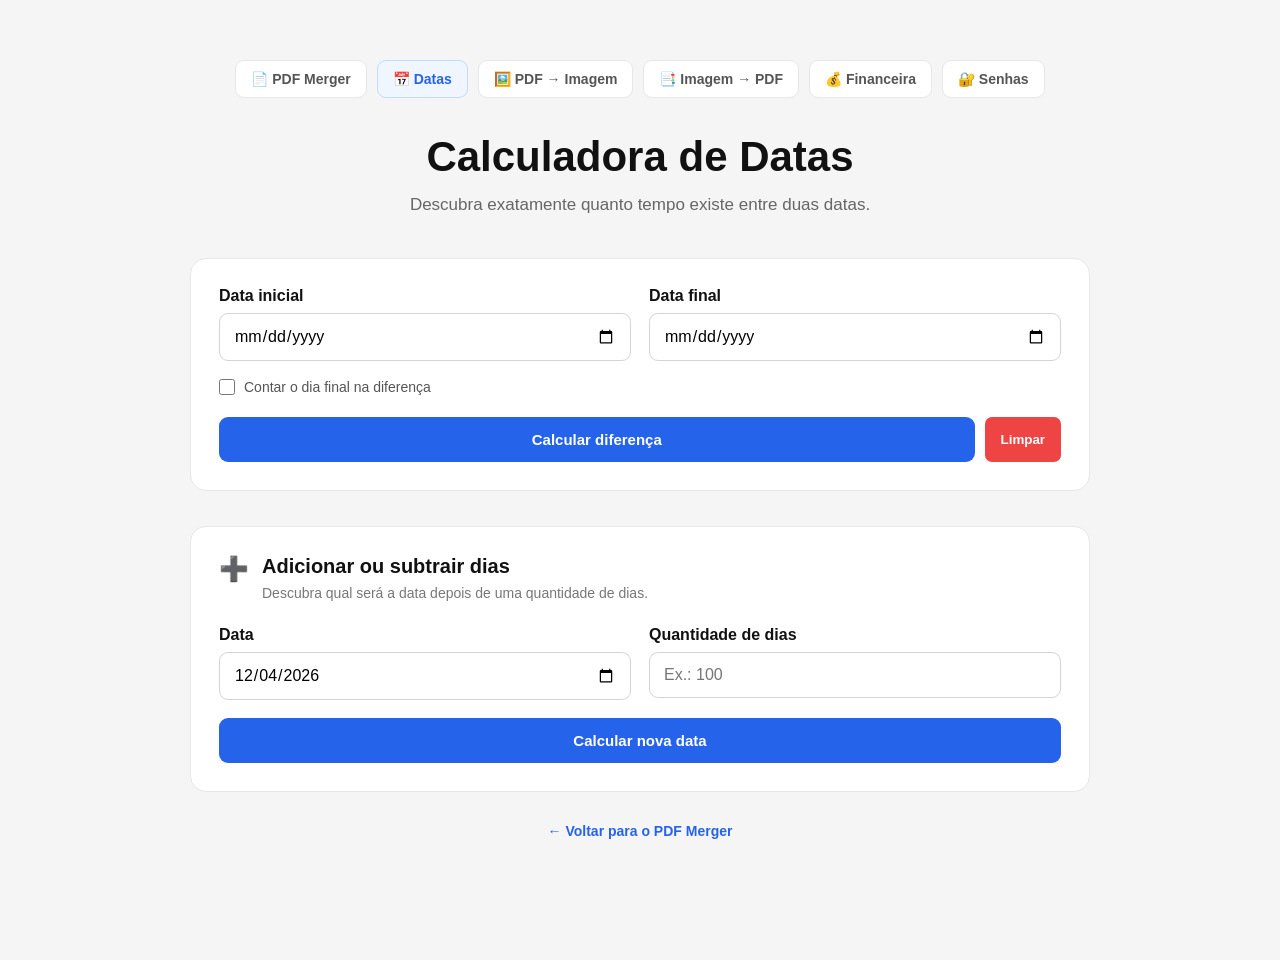
<file: date-calculator.html>
<!DOCTYPE html>
<html lang="pt-BR">
<head>
    <meta charset="UTF-8"><meta name="viewport" content="width=device-width, initial-scale=1.0">
    <title>Calculadora de Datas</title>
    <link rel="stylesheet" href="css/styles.css"><link rel="stylesheet" href="css/tools.css"><link rel="stylesheet" href="css/date-calculator.css">
</head>
<body>
<main class="container date-container">
    <nav class="tool-nav" aria-label="Ferramentas">
        <a href="index.html" class="tool-link">📄 PDF Merger</a><a href="date-calculator.html" class="tool-link active">📅 Datas</a><a href="pdf-to-image.html" class="tool-link">🖼️ PDF → Imagem</a><a href="image-to-pdf.html" class="tool-link">📑 Imagem → PDF</a><a href="financial-calculator.html" class="tool-link">💰 Financeira</a><a href="password-generator.html" class="tool-link">🔐 Senhas</a>
    </nav>
    <header><h1>Calculadora de Datas</h1><p class="tool-description">Descubra exatamente quanto tempo existe entre duas datas.</p></header>
    <section class="date-card">
        <div class="date-inputs"><div class="date-field"><label for="startDate">Data inicial</label><input type="date" id="startDate"></div><div class="date-field"><label for="endDate">Data final</label><input type="date" id="endDate"></div></div>
        <div class="date-options"><label class="checkbox-label"><input type="checkbox" id="includeEndDate"><span>Contar o dia final na diferença</span></label></div>
        <div class="date-actions"><button id="calculateButton" class="calculate-button">Calcular diferença</button><button id="clearButton" class="date-clear-button">Limpar</button></div>
    </section>
    <section id="resultArea" class="date-results hidden" aria-live="polite"><div class="main-result"><span class="result-label">Diferença entre as datas</span><strong id="mainDays">0 dias</strong><span id="dateDirection" class="result-direction"></span></div><div class="result-grid"><article class="result-card"><span>📅 Período</span><strong id="calendarDifference">—</strong></article><article class="result-card"><span>📆 Semanas</span><strong id="weeksDifference">—</strong></article><article class="result-card"><span>🕐 Horas</span><strong id="hoursDifference">—</strong></article><article class="result-card"><span>⏱️ Minutos</span><strong id="minutesDifference">—</strong></article><article class="result-card"><span>⚡ Segundos</span><strong id="secondsDifference">—</strong></article><article class="result-card"><span>💼 Dias úteis</span><strong id="businessDaysDifference">—</strong></article></div><div class="weekday-result"><div><span>Data inicial</span><strong id="startWeekday">—</strong></div><div><span>Data final</span><strong id="endWeekday">—</strong></div></div></section>
    <section class="date-card add-date-card"><div class="section-heading"><span class="section-icon">➕</span><div><h2>Adicionar ou subtrair dias</h2><p>Descubra qual será a data depois de uma quantidade de dias.</p></div></div><div class="date-inputs add-date-inputs"><div class="date-field"><label for="baseDate">Data</label><input type="date" id="baseDate"></div><div class="date-field"><label for="daysToAdd">Quantidade de dias</label><input type="number" id="daysToAdd" placeholder="Ex.: 100" step="1"></div></div><button id="addDaysButton" class="calculate-button secondary-button">Calcular nova data</button><div id="addDaysResult" class="add-days-result hidden"><span id="addDaysDescription">—</span><strong id="newDateResult">—</strong></div></section>
    <footer class="date-footer"><a href="index.html">← Voltar para o PDF Merger</a></footer>
</main>
<script src="js/date-calculator.js"></script>
</body>
</html>
</file>
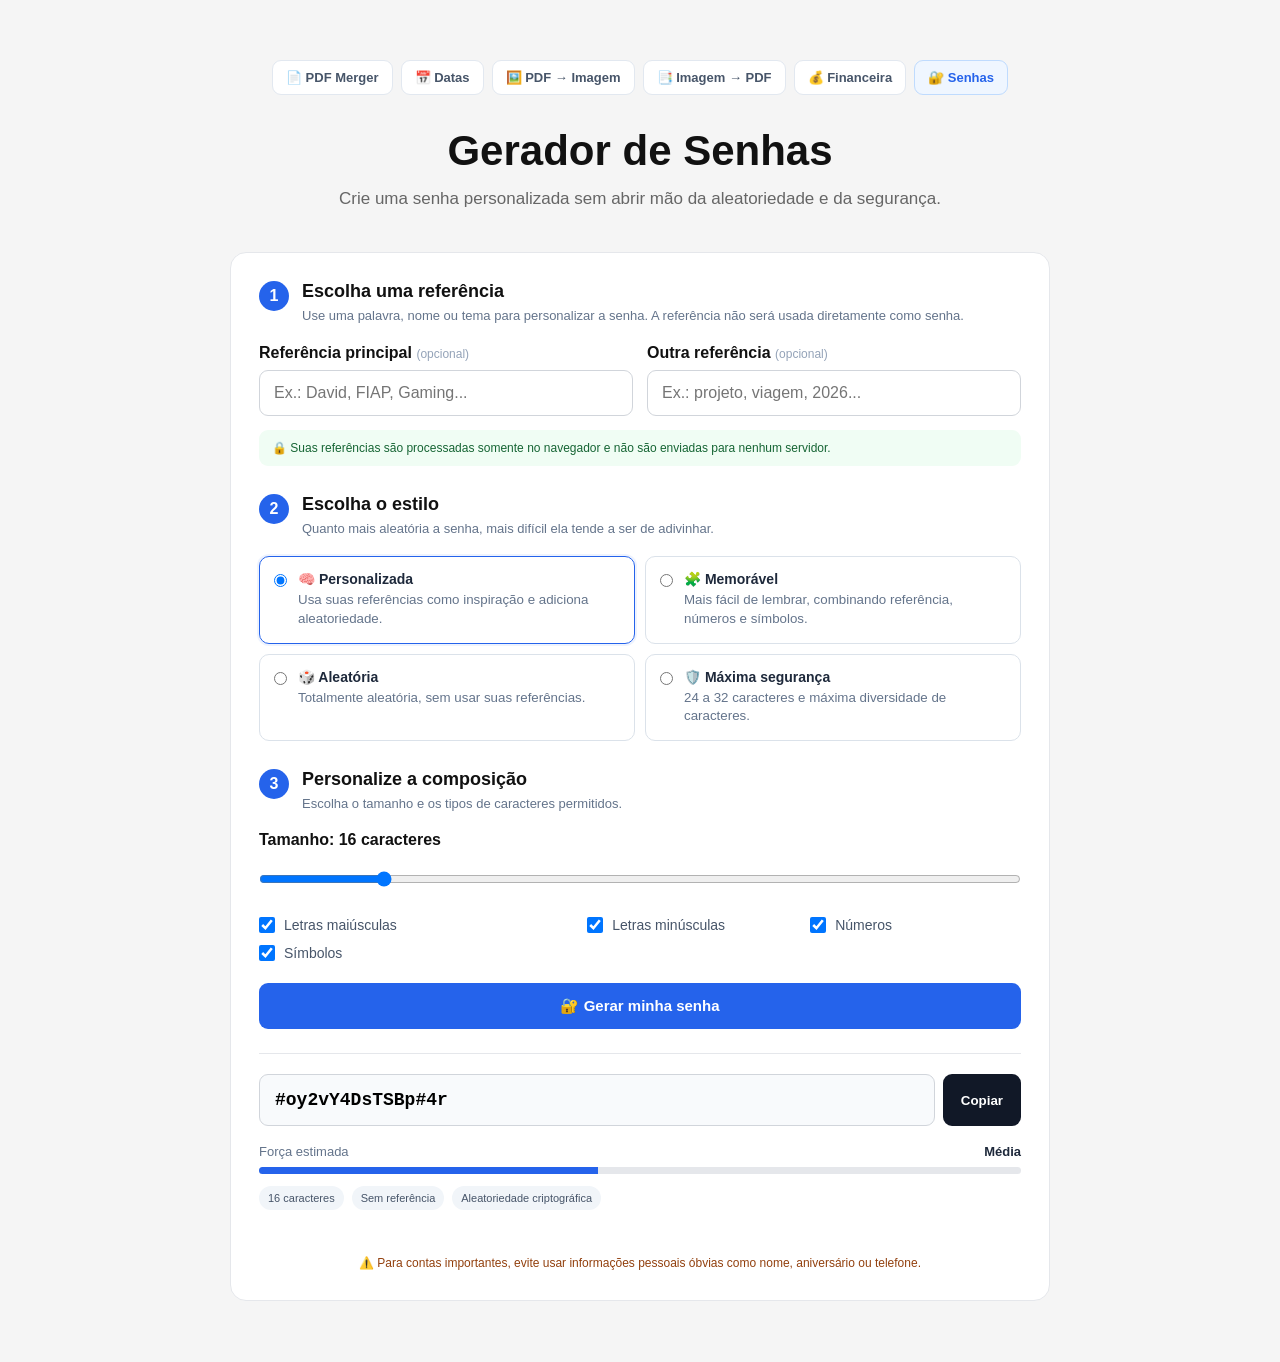
<file: password-generator.html>
<!DOCTYPE html>
<html lang="pt-BR">
<head>
    <meta charset="UTF-8">
    <meta name="viewport" content="width=device-width, initial-scale=1.0">
    <title>Gerador de Senhas</title>
    <link rel="stylesheet" href="css/styles.css">
    <link rel="stylesheet" href="css/tools.css">
    <link rel="stylesheet" href="css/password-generator.css">
</head>
<body>
<main class="container">
    <nav class="tool-nav" aria-label="Ferramentas">
        <a href="index.html" class="tool-link">📄 PDF Merger</a>
        <a href="date-calculator.html" class="tool-link">📅 Datas</a>
        <a href="pdf-to-image.html" class="tool-link">🖼️ PDF → Imagem</a>
        <a href="image-to-pdf.html" class="tool-link">📑 Imagem → PDF</a>
        <a href="financial-calculator.html" class="tool-link">💰 Financeira</a>
        <a href="password-generator.html" class="tool-link active">🔐 Senhas</a>
    </nav>

    <header>
        <h1>Gerador de Senhas</h1>
        <p class="tool-description">Crie uma senha personalizada sem abrir mão da aleatoriedade e da segurança.</p>
    </header>

    <section class="tool-card password-card">
        <div class="password-step">
            <span class="step-number">1</span>
            <div>
                <h2>Escolha uma referência</h2>
                <p>Use uma palavra, nome ou tema para personalizar a senha. A referência não será usada diretamente como senha.</p>
            </div>
        </div>

        <div class="reference-grid">
            <div class="form-field">
                <label for="reference">Referência principal <span class="optional">(opcional)</span></label>
                <input id="reference" type="text" maxlength="40" autocomplete="off" placeholder="Ex.: David, FIAP, Gaming...">
            </div>
            <div class="form-field">
                <label for="referenceExtra">Outra referência <span class="optional">(opcional)</span></label>
                <input id="referenceExtra" type="text" maxlength="40" autocomplete="off" placeholder="Ex.: projeto, viagem, 2026...">
            </div>
        </div>

        <div class="security-note">🔒 Suas referências são processadas somente no navegador e não são enviadas para nenhum servidor.</div>

        <div class="password-step mode-step">
            <span class="step-number">2</span>
            <div>
                <h2>Escolha o estilo</h2>
                <p>Quanto mais aleatória a senha, mais difícil ela tende a ser de adivinhar.</p>
            </div>
        </div>

        <div class="mode-grid">
            <label class="mode-option selected">
                <input type="radio" name="mode" value="personalized" checked>
                <span><strong>🧠 Personalizada</strong><small>Usa suas referências como inspiração e adiciona aleatoriedade.</small></span>
            </label>
            <label class="mode-option">
                <input type="radio" name="mode" value="memorable">
                <span><strong>🧩 Memorável</strong><small>Mais fácil de lembrar, combinando referência, números e símbolos.</small></span>
            </label>
            <label class="mode-option">
                <input type="radio" name="mode" value="random">
                <span><strong>🎲 Aleatória</strong><small>Totalmente aleatória, sem usar suas referências.</small></span>
            </label>
            <label class="mode-option">
                <input type="radio" name="mode" value="maximum">
                <span><strong>🛡️ Máxima segurança</strong><small>24 a 32 caracteres e máxima diversidade de caracteres.</small></span>
            </label>
        </div>

        <div class="password-step mode-step">
            <span class="step-number">3</span>
            <div>
                <h2>Personalize a composição</h2>
                <p>Escolha o tamanho e os tipos de caracteres permitidos.</p>
            </div>
        </div>

        <div class="password-options">
            <div class="form-field length-field">
                <label for="length">Tamanho: <strong><span id="lengthValue">16</span> caracteres</strong></label>
                <input id="length" type="range" min="8" max="64" value="16">
            </div>
            <label class="check"><input id="uppercase" type="checkbox" checked> Letras maiúsculas</label>
            <label class="check"><input id="lowercase" type="checkbox" checked> Letras minúsculas</label>
            <label class="check"><input id="numbers" type="checkbox" checked> Números</label>
            <label class="check"><input id="symbols" type="checkbox" checked> Símbolos</label>
        </div>

        <button id="generateButton" class="tool-button">🔐 Gerar minha senha</button>

        <div class="generated-area" aria-live="polite">
            <div class="password-output">
                <input id="password" type="text" readonly aria-label="Senha gerada" placeholder="Sua senha aparecerá aqui">
                <button id="copyButton" type="button">Copiar</button>
            </div>
            <div class="password-strength">
                <div><span>Força estimada</span> <strong id="strength">—</strong></div>
                <div class="strength-bar" aria-hidden="true"><i id="strengthBar"></i></div>
            </div>
            <div class="password-meta">
                <span id="lengthMeta">0 caracteres</span>
                <span id="referenceMeta">Sem referência</span>
                <span id="randomnessMeta">Aleatoriedade ativa</span>
            </div>
        </div>

        <p id="message" class="copy-message" aria-live="polite"></p>
        <p class="password-warning">⚠️ Para contas importantes, evite usar informações pessoais óbvias como nome, aniversário ou telefone.</p>
    </section>
</main>
<script src="js/password-generator.js"></script>
</body>
</html>
</file>
<file: css/styles.css>
* {
    margin: 0;
    padding: 0;
    box-sizing: border-box;
}

body {
    font-family: Arial, sans-serif;
    background: #f5f5f5;
    color: #111;
    min-height: 100vh;
}

.container {
    width: min(900px, 90%);
    margin: 60px auto;
}

header {
    text-align: center;
    margin-bottom: 40px;
}

header h1 {
    font-size: 42px;
    margin-bottom: 10px;
}

header p {
    color: #666;
    font-size: 17px;
}

/* ÁREA DE UPLOAD */

.upload-area {
    background: white;
    border: 2px dashed #ccc;
    border-radius: 16px;
    padding: 60px 20px;
    text-align: center;
    transition: 0.2s;
}

.upload-area.dragover {
    border-color: #2563eb;
    background: #f8faff;
}

.upload-icon {
    width: 60px;
    height: 60px;
    border-radius: 50%;
    background: #2563eb;
    color: white;

    display: flex;
    align-items: center;
    justify-content: center;

    font-size: 32px;

    margin: 0 auto 20px;
}

.upload-area h2 {
    margin-bottom: 10px;
}

.upload-area p {
    color: #777;
    line-height: 1.6;
    margin-bottom: 25px;
}

#fileInput {
    display: none;
}

/* BOTÃO SELECIONAR */

.button {
    display: inline-block;

    background: #2563eb;
    color: white;

    padding: 13px 24px;

    border-radius: 8px;

    cursor: pointer;

    font-weight: bold;

    transition: 0.2s;
}

.button:hover {
    background: #1d4ed8;
}

/* LISTA */

.files-section {
    margin-top: 35px;
}

.files-header {
    display: flex;
    justify-content: space-between;
    align-items: center;

    margin-bottom: 15px;
}

.files-header h2 {
    font-size: 20px;
}

/* BOTÃO LIMPAR */

#clearButton {
    border: none;

    background: #ef4444;
    color: white;

    padding: 9px 16px;

    border-radius: 7px;

    cursor: pointer;

    font-weight: bold;

    transition: 0.2s;
}

#clearButton:hover {
    background: #dc2626;
}

/* ARQUIVOS */

.file-list {
    display: flex;
    flex-direction: column;
    gap: 10px;
}

.file {
    background: white;

    padding: 16px;

    border-radius: 10px;

    display: flex;
    align-items: center;
    gap: 15px;

    cursor: grab;
}

.file-icon {
    font-size: 25px;
}

.file-info {
    flex: 1;
}

.file-name {
    font-weight: bold;
}

.file-size {
    color: #888;
    font-size: 13px;
    margin-top: 4px;
}

.remove-button {
    border: none;

    background: #fee2e2;
    color: #dc2626;

    width: 35px;
    height: 35px;

    border-radius: 7px;

    cursor: pointer;

    font-size: 16px;

    transition: 0.2s;
}

.remove-button:hover {
    background: #dc2626;
    color: white;
}

.empty {
    background: white;

    padding: 30px;

    text-align: center;

    border-radius: 10px;

    color: #999;
}

/* BOTÃO MESCLAR */

.merge-button {
    width: 100%;

    margin-top: 30px;

    padding: 17px;

    border: none;

    border-radius: 10px;

    background: #16a34a;
    color: white;

    font-size: 16px;

    font-weight: bold;

    cursor: pointer;

    transition: 0.2s;
}

.merge-button:hover {
    background: #15803d;
}

.merge-button:disabled {
    background: #d1d5db;
    color: #6b7280;

    cursor: not-allowed;
}

/* ============================= */
/* INFORMAÇÕES DOS ARQUIVOS */
/* ============================= */

.file-summary {
    color: #777;
    font-size: 14px;
    margin-top: 5px;
}


/* ============================= */
/* DETALHES DO PDF */
/* ============================= */

.file-details {
    color: #888;
    font-size: 13px;
    margin-top: 5px;
}


/* ============================= */
/* ALÇA PARA ARRASTAR */
/* ============================= */

.drag-handle {
    color: #aaa;
    font-size: 20px;
    cursor: grab;
    user-select: none;
    letter-spacing: -4px;
}

.drag-handle:active {
    cursor: grabbing;
}


/* ============================= */
/* ARQUIVO SENDO ARRASTADO */
/* ============================= */

.file.dragging {
    opacity: 0.5;
}


/* ============================= */
/* LOCAL DE DESTINO */
/* ============================= */

.file.drag-over {
    border: 2px dashed #2563eb;
    background: #f8faff;
}

/* ============================= */
/* CONFIGURAÇÃO DO ARQUIVO */
/* ============================= */

.file-settings {
    margin-top: 25px;
    background: white;
    padding: 20px;
    border-radius: 10px;
}

.file-settings label {
    display: block;
    font-weight: bold;
    margin-bottom: 10px;
}

.file-name-input {
    display: flex;
    align-items: center;
}

.file-name-input input {
    width: 100%;
    padding: 13px 14px;

    border: 1px solid #d1d5db;
    border-right: none;

    border-radius: 8px 0 0 8px;

    font-size: 15px;
    outline: none;
}

.file-name-input input:focus {
    border-color: #2563eb;
}

.file-name-input span {
    padding: 13px 14px;

    background: #f3f4f6;

    border: 1px solid #d1d5db;

    border-radius: 0 8px 8px 0;

    color: #666;
}


/* ============================= */
/* RESULTADO */
/* ============================= */

.result-area {
    margin-top: 30px;

    background: white;

    border-radius: 16px;

    padding: 35px 25px;

    text-align: center;

    border: 1px solid #e5e7eb;
}

.success-icon {
    width: 60px;
    height: 60px;

    margin: 0 auto 18px;

    border-radius: 50%;

    background: #dcfce7;

    color: #16a34a;

    display: flex;
    align-items: center;
    justify-content: center;

    font-size: 30px;
    font-weight: bold;
}

.result-area h2 {
    margin-bottom: 8px;
}

.result-area p {
    color: #777;
}


/* ============================= */
/* AÇÕES DO RESULTADO */
/* ============================= */

.result-actions {
    display: flex;

    justify-content: center;

    gap: 12px;

    margin-top: 25px;

    flex-wrap: wrap;
}


/* DOWNLOAD */

.download-button {
    border: none;

    background: #16a34a;

    color: white;

    padding: 13px 24px;

    border-radius: 8px;

    cursor: pointer;

    font-weight: bold;

    font-size: 15px;

    transition: 0.2s;
}

.download-button:hover {
    background: #15803d;
}


/* NOVA MESCLAGEM */

.new-merge-button {
    border: 1px solid #d1d5db;

    background: white;

    color: #333;

    padding: 13px 24px;

    border-radius: 8px;

    cursor: pointer;

    font-weight: bold;

    font-size: 15px;

    transition: 0.2s;
}

.new-merge-button:hover {
    background: #f3f4f6;
}


/* ============================= */
/* CLASSE UTILITÁRIA */
/* ============================= */

.hidden {
    display: none;
}


/* ============================= */
/* RESPONSIVO */
/* ============================= */

@media (max-width: 600px) {

    .container {
        width: 92%;
        margin: 35px auto;
    }

    header h1 {
        font-size: 32px;
    }

    .upload-area {
        padding: 45px 15px;
    }

    .result-actions {
        flex-direction: column;
    }

    .download-button,
    .new-merge-button {
        width: 100%;
    }
}
</file>
<file: css/tools.css>
.tool-nav {
    display: flex;
    justify-content: center;
    gap: 8px;
    margin-bottom: 32px;
    flex-wrap: wrap;
}

.tool-link {
    text-decoration: none;
    color: #475569;
    background: #fff;
    border: 1px solid #e2e8f0;
    padding: 9px 13px;
    border-radius: 9px;
    font-size: 13px;
    font-weight: 700;
    transition: .2s;
}

.tool-link:hover,
.tool-link.active {
    color: #2563eb;
    border-color: #bfdbfe;
    background: #eff6ff;
}

.tool-description {
    max-width: 680px;
    margin: 0 auto;
    line-height: 1.6;
}

.tool-card {
    background: #fff;
    border: 1px solid #e5e7eb;
    border-radius: 16px;
    padding: 28px;
    margin-top: 25px;
}

.form-grid {
    display: grid;
    grid-template-columns: repeat(2, minmax(0, 1fr));
    gap: 18px;
}

.form-field label {
    display: block;
    font-weight: 700;
    margin-bottom: 8px;
}

.form-field input,
.form-field select {
    width: 100%;
    padding: 13px 14px;
    border: 1px solid #d1d5db;
    border-radius: 9px;
    font: inherit;
    background: #fff;
    outline: none;
}

.form-field input:focus,
.form-field select:focus {
    border-color: #2563eb;
    box-shadow: 0 0 0 3px #dbeafe;
}

.tool-button {
    width: 100%;
    margin-top: 20px;
    padding: 14px 18px;
    border: none;
    border-radius: 9px;
    background: #2563eb;
    color: #fff;
    font-size: 15px;
    font-weight: 700;
    cursor: pointer;
}

.tool-button:hover { background: #1d4ed8; }
.tool-button:disabled { background: #d1d5db; color: #6b7280; cursor: not-allowed; }

.tool-result {
    margin-top: 20px;
    padding: 22px;
    border-radius: 12px;
    background: #f8faff;
    border: 1px solid #dbeafe;
}

.tool-result h2 { margin-bottom: 8px; }
.tool-result p { color: #64748b; line-height: 1.5; }
.hidden { display: none !important; }

@media (max-width: 650px) {
    .form-grid { grid-template-columns: 1fr; }
    .tool-card { padding: 20px; }
    .tool-link { font-size: 12px; }
}
</file>
<file: css/date-calculator.css>
/* ============================= */
/* NAVEGAÇÃO ENTRE FERRAMENTAS */
/* ============================= */

.tool-nav {
    display: flex;
    justify-content: center;
    gap: 10px;
    margin-bottom: 35px;
    flex-wrap: wrap;
}

.tool-link {
    text-decoration: none;
    color: #555;
    background: white;
    border: 1px solid #e5e7eb;
    padding: 10px 15px;
    border-radius: 9px;
    font-size: 14px;
    font-weight: bold;
    transition: 0.2s;
}

.tool-link:hover,
.tool-link.active {
    color: #2563eb;
    border-color: #bfdbfe;
    background: #eff6ff;
}

.date-container {
    max-width: 900px;
}

/* ============================= */
/* CARD PRINCIPAL */
/* ============================= */

.date-card {
    background: white;
    border: 1px solid #e5e7eb;
    border-radius: 16px;
    padding: 28px;
    margin-top: 25px;
}

.date-inputs {
    display: grid;
    grid-template-columns: 1fr 1fr;
    gap: 18px;
}

.date-field label {
    display: block;
    font-weight: bold;
    margin-bottom: 8px;
}

.date-field input {
    width: 100%;
    padding: 13px 14px;
    border: 1px solid #d1d5db;
    border-radius: 9px;
    font: inherit;
    outline: none;
    background: white;
}

.date-field input:focus {
    border-color: #2563eb;
    box-shadow: 0 0 0 3px #dbeafe;
}

.date-options {
    margin-top: 18px;
}

.checkbox-label {
    display: flex;
    align-items: center;
    gap: 9px;
    color: #555;
    font-size: 14px;
    cursor: pointer;
}

.checkbox-label input {
    width: 16px;
    height: 16px;
    accent-color: #2563eb;
}

.date-actions {
    display: flex;
    gap: 10px;
    margin-top: 22px;
}

.calculate-button {
    flex: 1;
    border: none;
    border-radius: 9px;
    background: #2563eb;
    color: white;
    padding: 14px 20px;
    font-size: 15px;
    font-weight: bold;
    cursor: pointer;
    transition: 0.2s;
}

.calculate-button:hover {
    background: #1d4ed8;
}

.date-clear-button {
    border: 1px solid #d1d5db;
    background: white;
    color: #333;
    padding: 14px 20px;
    border-radius: 9px;
    cursor: pointer;
    font-weight: bold;
}

.date-clear-button:hover {
    background: #f3f4f6;
}

/* ============================= */
/* RESULTADOS */
/* ============================= */

.date-results {
    margin-top: 25px;
}

.main-result {
    background: #111827;
    color: white;
    border-radius: 16px;
    padding: 30px;
    text-align: center;
}

.result-label {
    display: block;
    color: #d1d5db;
    font-size: 14px;
    margin-bottom: 8px;
}

.main-result strong {
    display: block;
    font-size: clamp(34px, 7vw, 54px);
    line-height: 1.1;
}

.result-direction {
    display: block;
    color: #d1d5db;
    margin-top: 9px;
    font-size: 14px;
}

.result-grid {
    display: grid;
    grid-template-columns: repeat(3, 1fr);
    gap: 12px;
    margin-top: 12px;
}

.result-card {
    background: white;
    border: 1px solid #e5e7eb;
    border-radius: 12px;
    padding: 20px;
}

.result-card span {
    display: block;
    color: #777;
    font-size: 13px;
    margin-bottom: 7px;
}

.result-card strong {
    display: block;
    font-size: 19px;
}

.weekday-result {
    display: grid;
    grid-template-columns: 1fr 1fr;
    gap: 12px;
    margin-top: 12px;
}

.weekday-result div {
    background: white;
    border: 1px solid #e5e7eb;
    border-radius: 12px;
    padding: 18px 20px;
}

.weekday-result span {
    display: block;
    color: #777;
    font-size: 13px;
    margin-bottom: 6px;
}

.weekday-result strong {
    font-size: 17px;
}

/* ============================= */
/* ADICIONAR / SUBTRAIR */
/* ============================= */

.add-date-card {
    margin-top: 35px;
}

.section-heading {
    display: flex;
    align-items: flex-start;
    gap: 13px;
    margin-bottom: 22px;
}

.section-icon {
    font-size: 24px;
}

.section-heading h2 {
    font-size: 20px;
    margin-bottom: 5px;
}

.section-heading p {
    color: #777;
    font-size: 14px;
    line-height: 1.5;
}

.add-date-inputs {
    margin-bottom: 18px;
}

.secondary-button {
    width: 100%;
}

.add-days-result {
    margin-top: 18px;
    padding: 20px;
    background: #f8faff;
    border: 1px solid #dbeafe;
    border-radius: 12px;
    text-align: center;
}

.add-days-result span {
    display: block;
    color: #666;
    font-size: 14px;
    margin-bottom: 7px;
}

.add-days-result strong {
    display: block;
    color: #111827;
    font-size: 25px;
}

.date-footer {
    text-align: center;
    margin: 30px 0 10px;
}

.date-footer a {
    color: #2563eb;
    text-decoration: none;
    font-size: 14px;
    font-weight: bold;
}

.hidden {
    display: none;
}

@media (max-width: 650px) {
    .date-inputs,
    .weekday-result {
        grid-template-columns: 1fr;
    }

    .result-grid {
        grid-template-columns: 1fr 1fr;
    }

    .date-card {
        padding: 20px;
    }

    .date-actions {
        flex-direction: column;
    }
}

@media (max-width: 430px) {
    .result-grid {
        grid-template-columns: 1fr;
    }
}
</file>
<file: css/password-generator.css>
.password-card { max-width: 820px; margin-left: auto; margin-right: auto; }
.password-step { display: flex; gap: 13px; align-items: flex-start; margin-bottom: 18px; }
.password-step h2 { margin: 0 0 4px; font-size: 18px; }
.password-step p { margin: 0; color: #64748b; font-size: 13px; line-height: 1.5; }
.step-number { display: grid; place-items: center; flex: 0 0 30px; width: 30px; height: 30px; border-radius: 50%; background: #2563eb; color: #fff; font-weight: 800; }
.reference-grid { display: grid; grid-template-columns: 1fr 1fr; gap: 14px; }
.optional { color: #94a3b8; font-weight: 400; font-size: 12px; }
.reference-grid input { width: 100%; box-sizing: border-box; }
.security-note { margin-top: 14px; padding: 11px 13px; border-radius: 9px; background: #f0fdf4; color: #166534; font-size: 12px; }
.mode-step { margin-top: 28px; }
.mode-grid { display: grid; grid-template-columns: 1fr 1fr; gap: 10px; }
.mode-option { display: flex; gap: 11px; align-items: flex-start; padding: 14px; border: 1px solid #dbe2ea; border-radius: 10px; cursor: pointer; transition: border-color .15s, box-shadow .15s, transform .15s; }
.mode-option:hover { border-color: #93c5fd; transform: translateY(-1px); }
.mode-option.selected { border-color: #2563eb; box-shadow: 0 0 0 2px rgba(37, 99, 235, .08); }
.mode-option input { margin-top: 3px; }
.mode-option span { display: grid; gap: 4px; }
.mode-option strong { font-size: 14px; color: #1e293b; }
.mode-option small { color: #64748b; line-height: 1.4; }
.password-options { display: grid; grid-template-columns: 1.5fr 1fr 1fr; gap: 12px; margin-top: 4px; align-items: center; }
.length-field { grid-column: 1 / -1; }
.length-field input[type="range"] { width: 100%; }
.check { display: flex; gap: 9px; align-items: center; font-size: 14px; color: #475569; }
.check input { width: 16px; height: 16px; }
.tool-button { margin-top: 22px; width: 100%; }
.generated-area { margin-top: 24px; padding-top: 20px; border-top: 1px solid #e5e7eb; }
.password-output { display: flex; gap: 8px; }
.password-output input { flex: 1; min-width: 0; padding: 15px; border: 1px solid #d1d5db; border-radius: 9px; font: 700 18px monospace; background: #f8fafc; }
.password-output button { border: none; border-radius: 9px; padding: 0 18px; background: #111827; color: #fff; font-weight: 700; cursor: pointer; }
.password-output button:hover { background: #1f2937; }
.password-strength { margin-top: 18px; }
.password-strength > div:first-child { display: flex; justify-content: space-between; color: #64748b; font-size: 13px; }
.password-strength strong { color: #1e293b; }
.strength-bar { height: 7px; background: #e5e7eb; border-radius: 999px; margin-top: 8px; overflow: hidden; }
.strength-bar i { display: block; width: 0; height: 100%; background: #2563eb; transition: width .2s; }
.password-meta { display: flex; flex-wrap: wrap; gap: 8px; margin-top: 12px; }
.password-meta span { padding: 6px 9px; border-radius: 999px; background: #f1f5f9; color: #475569; font-size: 11px; }
.copy-message { text-align: center; color: #166534; font-size: 14px; margin-top: 14px; min-height: 20px; }
.password-warning { margin: 10px 0 0; color: #92400e; font-size: 12px; text-align: center; line-height: 1.5; }
@media (max-width: 650px) {
    .reference-grid, .mode-grid { grid-template-columns: 1fr; }
    .password-options { grid-template-columns: 1fr 1fr; }
    .length-field { grid-column: 1 / -1; }
}
@media (max-width: 500px) {
    .password-output { flex-direction: column; }
    .password-output button { padding: 12px; }
    .password-options { grid-template-columns: 1fr; }
}
</file>
